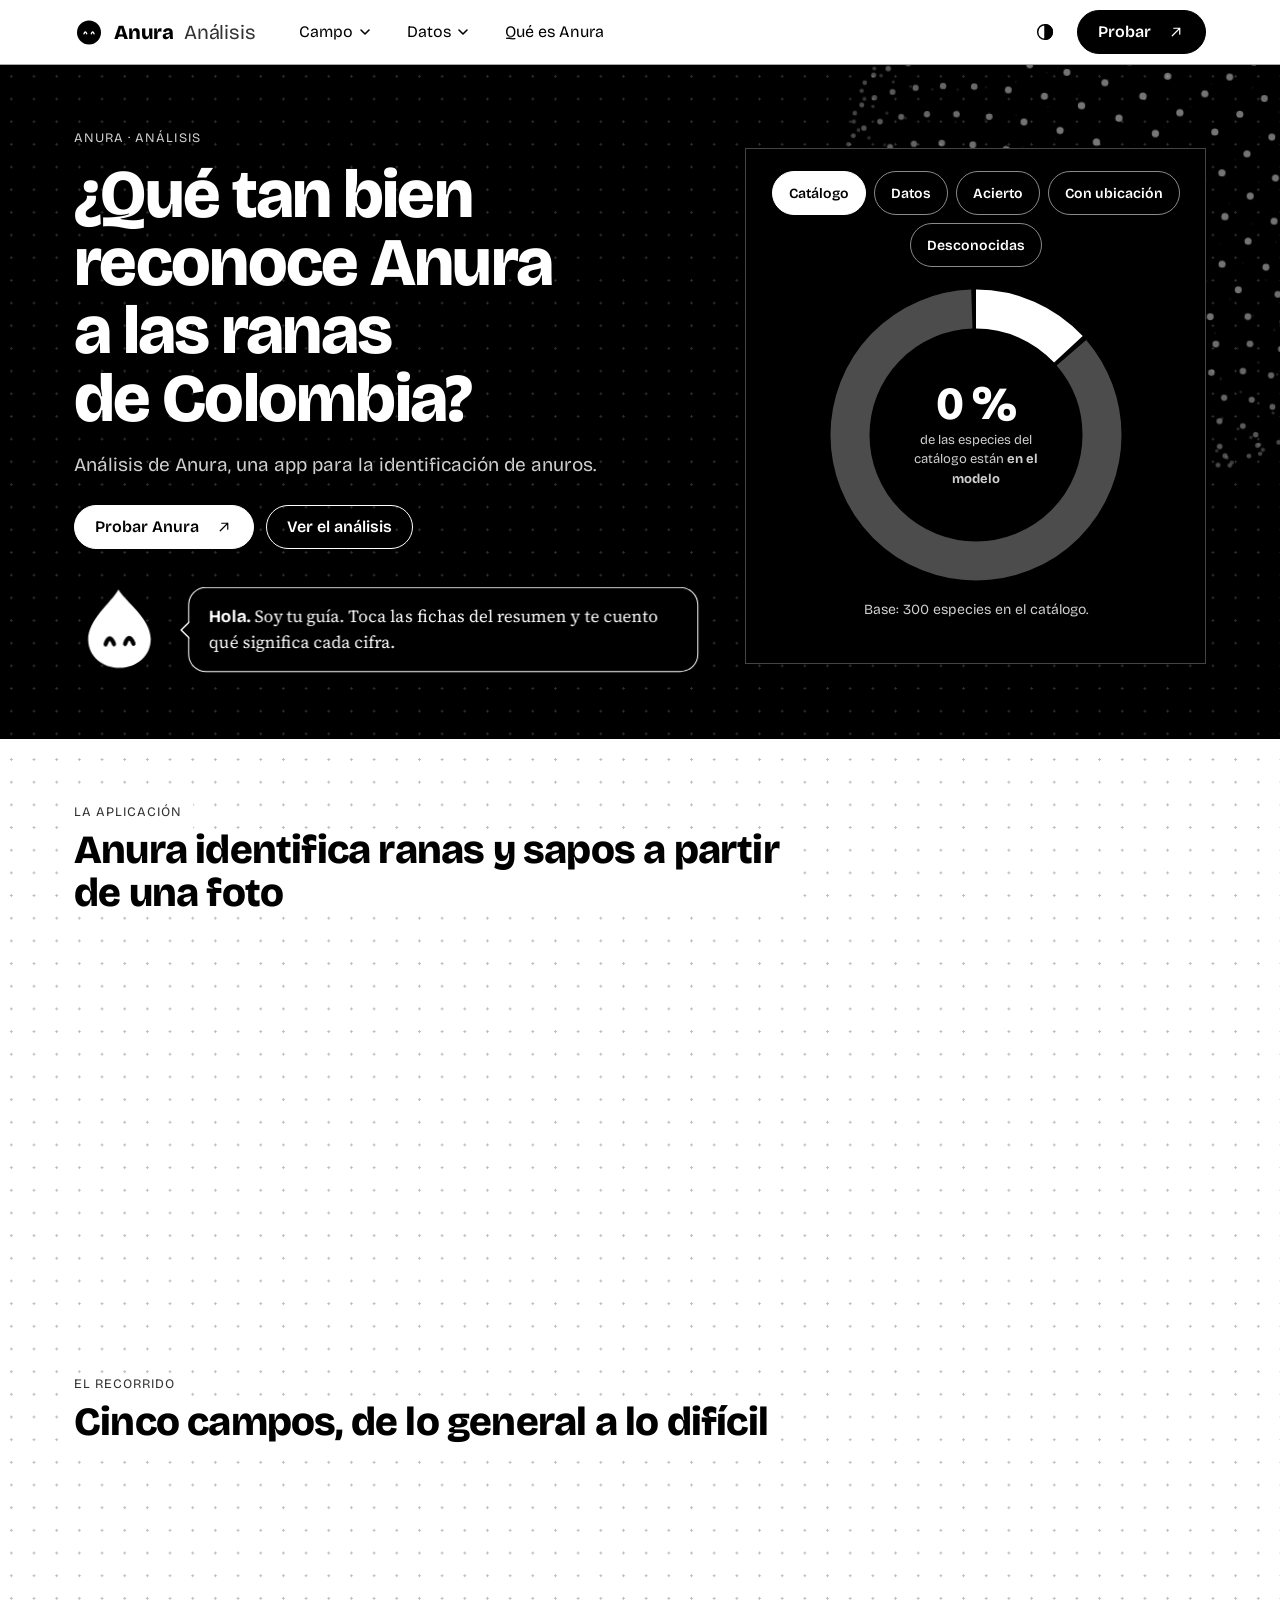
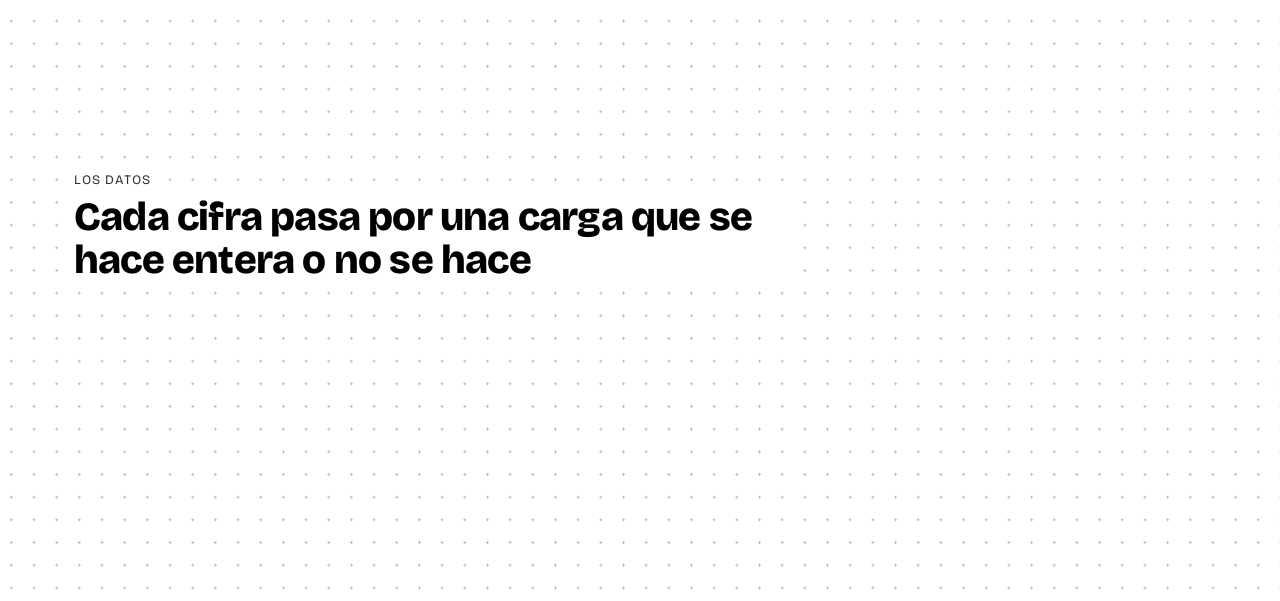
<file: index.html>
<!doctype html>
<html lang="es">
<head>
<meta charset="utf-8">
<meta http-equiv="refresh" content="0; url=home/">
<title>Anuros de Colombia</title>
<link rel="canonical" href="home/">
</head>
<body><p><a href="home/">Ir al inicio</a></p></body>
</html>
</file>
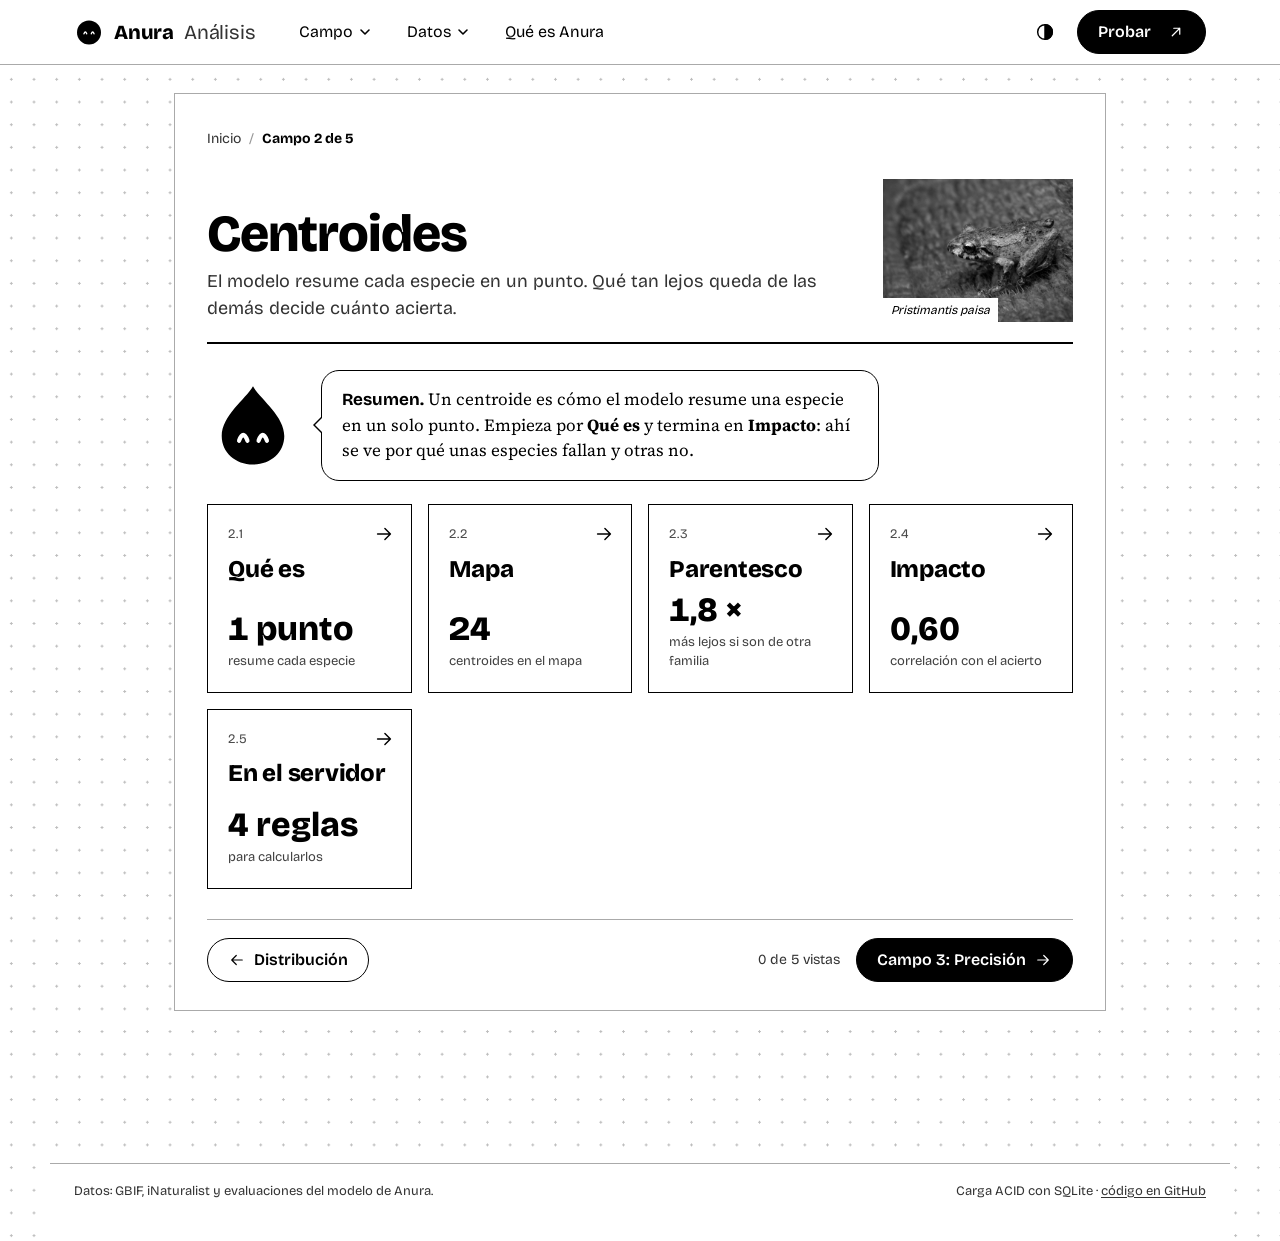
<file: centroides/index.html>
<!doctype html>
<html lang="es">
<head>
<meta charset="utf-8">
<meta name="viewport" content="width=device-width, initial-scale=1">
<title>Anura · Centroides</title>
<script>try{document.documentElement.dataset.theme=localStorage.getItem("tema")||(matchMedia("(prefers-color-scheme: dark)").matches?"tinta":"papel")}catch(e){}</script>
<link rel="stylesheet" href="../assets/tokens.css">
<link rel="stylesheet" href="../assets/ndg.css">
<link rel="stylesheet" href="../assets/app.css">
</head>
<body class="ndg-fondo-puntos">
<header class="barra" id="barra"></header>
<div class="app" id="app"></div>
<footer class="pie" id="pie"></footer>
<script src="../assets/ndg.js"></script>
<script src="../assets/app.js"></script>
<script src="modulo.js"></script>
</body>
</html>
</file>
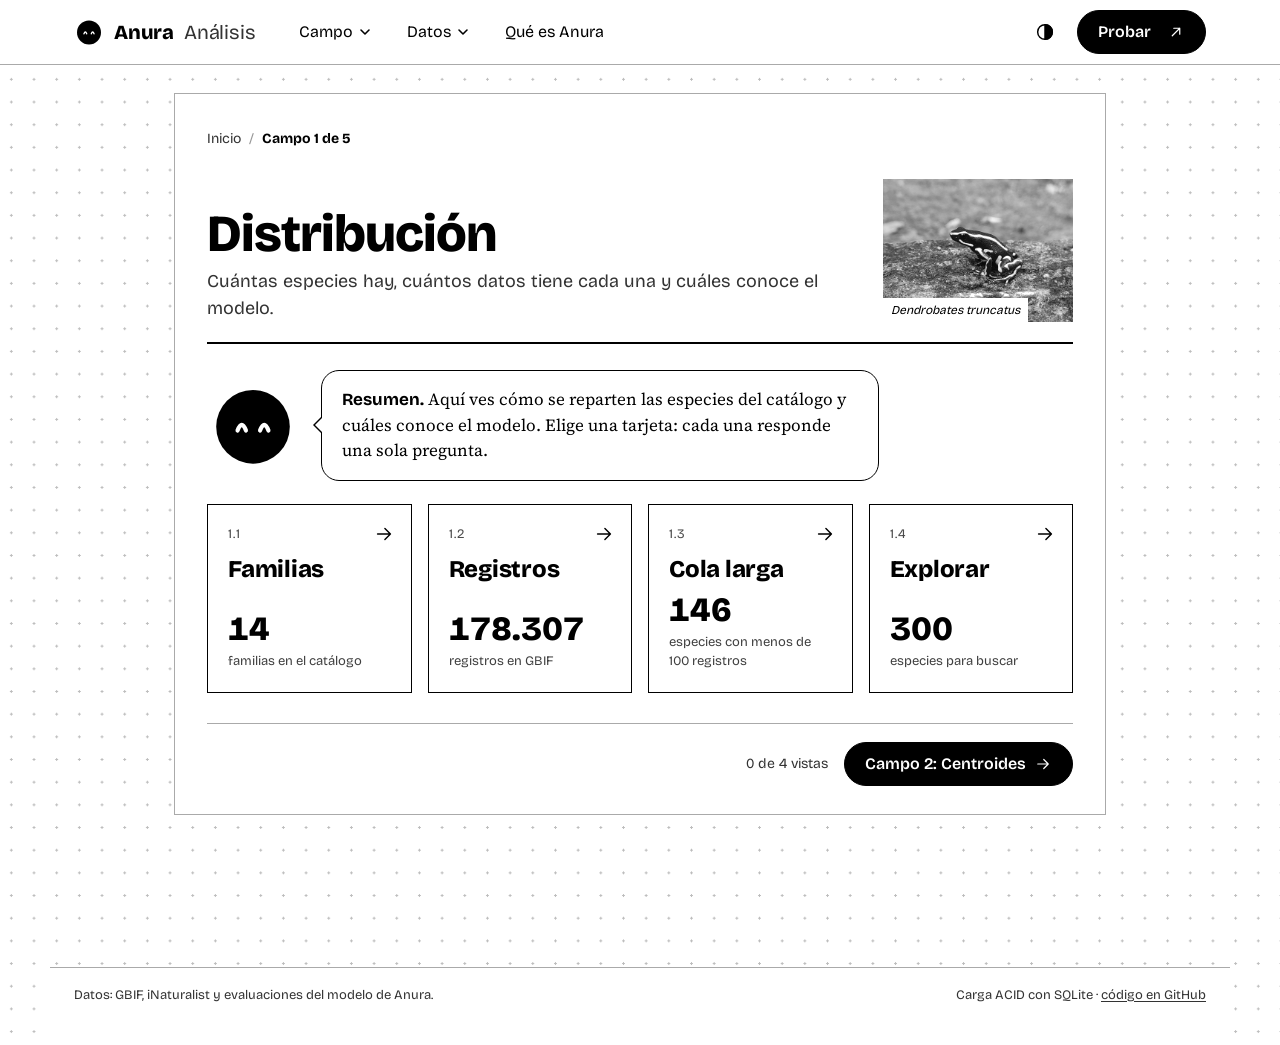
<file: distribucion/index.html>
<!doctype html>
<html lang="es">
<head>
<meta charset="utf-8">
<meta name="viewport" content="width=device-width, initial-scale=1">
<title>Anura · Distribución</title>
<script>try{document.documentElement.dataset.theme=localStorage.getItem("tema")||(matchMedia("(prefers-color-scheme: dark)").matches?"tinta":"papel")}catch(e){}</script>
<link rel="stylesheet" href="../assets/tokens.css">
<link rel="stylesheet" href="../assets/ndg.css">
<link rel="stylesheet" href="../assets/app.css">
</head>
<body class="ndg-fondo-puntos">
<header class="barra" id="barra"></header>
<div class="app" id="app"></div>
<footer class="pie" id="pie"></footer>
<script src="../assets/ndg.js"></script>
<script src="../assets/app.js"></script>
<script src="modulo.js"></script>
</body>
</html>
</file>
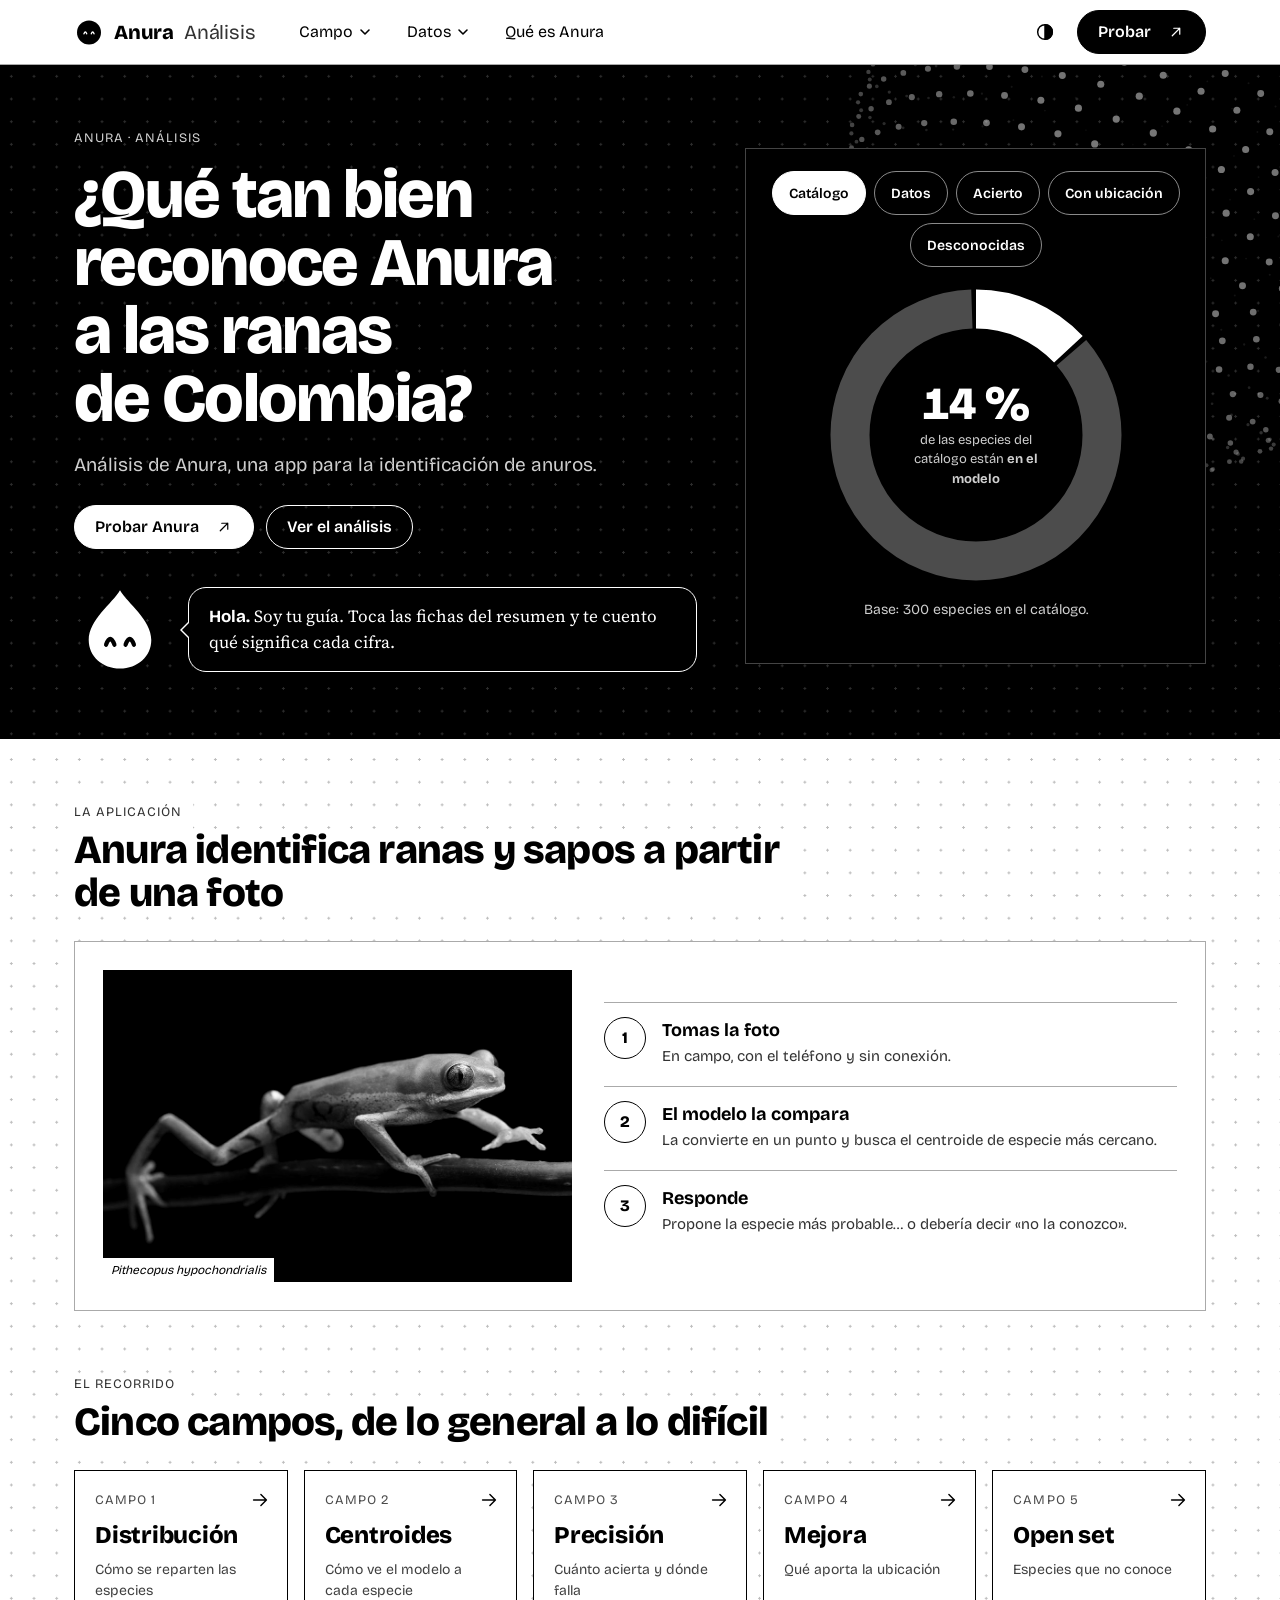
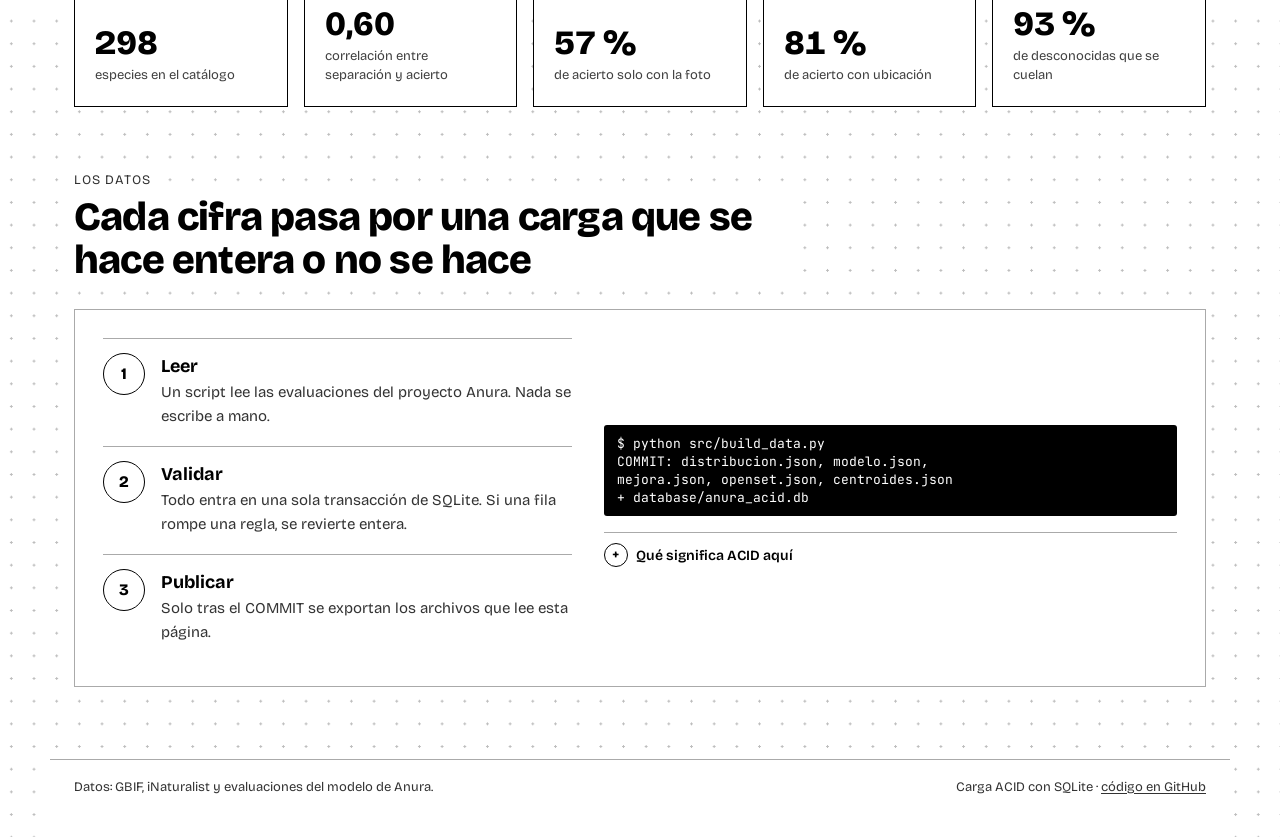
<file: home/index.html>
<!doctype html>
<html lang="es">
<head>
<meta charset="utf-8">
<meta name="viewport" content="width=device-width, initial-scale=1">
<title>Anura · Análisis</title>
<meta name="description" content="Análisis de Anura, una app para la identificación de anuros: distribución de especies, centroides, precisión del modelo y especies desconocidas.">
<script>try{document.documentElement.dataset.theme=localStorage.getItem("tema")||(matchMedia("(prefers-color-scheme: dark)").matches?"tinta":"papel")}catch(e){}</script>
<link rel="stylesheet" href="../assets/tokens.css">
<link rel="stylesheet" href="../assets/ndg.css">
<link rel="stylesheet" href="../assets/app.css">
</head>
<body class="ndg-fondo-puntos">
<header class="barra" id="barra"></header>
<main>
  <section class="heroe">
    <div class="heroe__esfera" id="esfera"></div>
    <div class="heroe__in">
      <div>
        <p class="miga">Anura · análisis</p>
        <h1>¿Qué tan bien reconoce Anura a las ranas de Colombia?</h1>
        <p class="heroe__sub">Análisis de Anura, una app para la identificación de anuros.</p>
        <div class="heroe__cta">
          <a class="btn" href="https://anura.juanlabs.me/inicio" target="_blank" rel="noopener noreferrer">Probar Anura<span class="solo-lector"> (se abre en otra pestaña)</span> <span id="ico-ir"></span></a>
          <a class="btn btn--suave" href="#recorrido">Ver el análisis</a>
        </div>
        <div class="guia" style="margin-top:34px"><div id="guia-m"></div><div class="bocadillo" id="guia-b" aria-live="polite"></div></div>
      </div>
      <div class="resumen" aria-label="Resumen">
        <div id="fichas"></div>
        <div id="dona"></div>
        <p class="resumen__l" id="base"></p>
      </div>
    </div>
  </section>
  <div id="error"></div>

  <section class="seccion" id="anura">
    <p class="miga">La aplicación</p>
    <h2>Anura identifica ranas y sapos a partir de una foto</h2>
    <div class="caja anura" data-rev>
      <figure class="foto"><img src="../assets/fotos/pithecopus-hypochondrialis.jpg" alt="Rana Pithecopus hypochondrialis caminando sobre una rama" loading="lazy"><figcaption><em>Pithecopus hypochondrialis</em></figcaption></figure>
      <ol class="tres">
        <li><div><b>Tomas la foto</b><span>En campo, con el teléfono y sin conexión.</span></div></li>
        <li><div><b>El modelo la compara</b><span>La convierte en un punto y busca el centroide de especie más cercano.</span></div></li>
        <li><div><b>Responde</b><span>Propone la especie más probable… o debería decir «no la conozco».</span></div></li>
      </ol>
    </div>
  </section>

  <section class="seccion" id="recorrido">
    <p class="miga">El recorrido</p>
    <h2>Cinco campos, de lo general a lo difícil</h2>
    <div class="ruta" id="ruta"></div>
  </section>

  <section class="seccion" id="datos">
    <p class="miga">Los datos</p>
    <h2>Cada cifra pasa por una carga que se hace entera o no se hace</h2>
    <div class="caja anura" data-rev>
      <ol class="tres">
        <li><div><b>Leer</b><span>Un script lee las evaluaciones del proyecto Anura. Nada se escribe a mano.</span></div></li>
        <li><div><b>Validar</b><span>Todo entra en una sola transacción de SQLite. Si una fila rompe una regla, se revierte entera.</span></div></li>
        <li><div><b>Publicar</b><span>Solo tras el COMMIT se exportan los archivos que lee esta página.</span></div></li>
      </ol>
      <div>
        <pre class="ndg-terminal">$ python src/build_data.py
COMMIT: distribucion.json, modelo.json,
mejora.json, openset.json, centroides.json
+ database/anura_acid.db</pre>
        <details><summary>Qué significa ACID aquí</summary>
          <p class="plomo" style="margin-top:0"><strong>Atomicidad:</strong> todo o nada. <strong>Consistencia:</strong> las reglas CHECK del esquema. <strong>Aislamiento:</strong> la carga bloquea la base mientras escribe. <strong>Durabilidad:</strong> tras el COMMIT queda en disco. La página publicada solo lee.</p>
        </details>
      </div>
    </div>
  </section>
</main>
<footer class="pie" id="pie"></footer>
<script src="../assets/ndg.js"></script>
<script src="../assets/app.js"></script>
<script>
A.marco("home");
document.getElementById("esfera").innerHTML = NotasDotGrid.esferaPuntos({ color: "#fff", n: 900 });
document.getElementById("ico-ir").outerHTML = A.ico("externo");
var guia = A.viva("#guia-m", "gota", "feliz");
A.di("#guia-b", "Hola.", "Soy tu guía. Toca las fichas del resumen y te cuento qué significa cada cifra.");

Promise.all(["distribucion", "modelo", "mejora", "openset", "centroides"].map(A.datos)).then(function (d) {
  var t = d[0].totales, m = d[1].meta, prior = d[2].prior, vis = d[3].configs[0], cen = d[4];
  var fuera = t.especies - t.especies_modelo, pct0 = function (v) { return A.pct(v, 0); };

  // resumen en dona: una proporción cada vez
  var vistas = {
    catalogo: [t.especies_modelo / t.especies, "de las especies del catálogo están <strong>en el modelo</strong>", A.num(t.especies) + " especies en el catálogo",
      "Resumen.", "El catálogo tiene " + A.num(t.especies) + " especies y el modelo conoce " + t.especies_modelo + ". Las otras " + fuera + " son su punto ciego.", "feliz"],
    datos: [t.registros_modelo / t.registros, "de los registros son de <strong>esas " + t.especies_modelo + " especies</strong>", A.num(t.registros) + " registros de GBIF",
      "¿Sabías?", "Son pocas especies, pero las más observadas: con el " + pct0(t.especies_modelo / t.especies) + " del catálogo cubren más de la mitad de los datos.", "duda"],
    acierto: [m.top1_global, "acierta <strong>a la primera</strong>, solo con la foto", A.num(m.n_test) + " fotos de prueba",
      "Ojo:", "falla sobre todo entre especies hermanas. Lo que lo explica no es el número de fotos, sino qué tan separados están sus centroides.", "alerta"],
    ubicacion: [prior.mejor.top1, "acierta con <strong>foto y ubicación</strong>", A.num(prior.cobertura.test_con_coords) + " fotos con coordenadas",
      "Para recordar.", "Saber dónde se tomó la foto es la mejora más grande medida: de " + pct0(prior.barrido[0].top1) + " a " + pct0(prior.mejor.top1) + ".", "celebra"],
    desconocidas: [vis.far, "de las especies desconocidas <strong>pasan por conocidas</strong>", A.num(vis.n_unknown) + " fotos de especies que el modelo no vio",
      "Cuidado.", "Ante una especie nueva, el modelo casi nunca dice «no la conozco». Es el problema abierto del campo 5.", "sorpresa"]
  };
  var pon = A.dona("#dona"), primera = true;
  A.fichas("#fichas", [["catalogo", "Catálogo"], ["datos", "Datos"], ["acierto", "Acierto"], ["ubicacion", "Con ubicación"], ["desconocidas", "Desconocidas"]], function (v) {
    var x = vistas[v];
    pon(x[0], "pct0", x[1]);
    document.getElementById("base").textContent = "Base: " + x[2] + ".";
    if (primera) { primera = false; return; } // la guía saluda antes de explicar la primera cifra
    A.di("#guia-b", x[3], x[4]);
    guia.pon(null, x[5]);
  });

  var claves = [
    [t.especies, "num", "especies en el catálogo"],
    [cen.spearman_separacion, "dec2", "correlación entre separación y acierto"],
    [m.top1_global, "pct0", "de acierto solo con la foto"],
    [prior.mejor.top1, "pct0", "de acierto con ubicación"],
    [vis.far, "pct0", "de desconocidas que se cuelan"]
  ];
  document.getElementById("ruta").innerHTML = A.MODULOS.map(function (mod, i) {
    return '<a class="tarjeta" data-rev style="--i:' + i + '" href="../' + mod.id + '/"><span class="tarjeta__n">Campo ' + (i + 1) + "</span><h3>" + mod.t + "</h3><p>" + mod.d +
      '</p><b data-n="' + claves[i][0] + '" data-f="' + claves[i][1] + '">0</b><small>' + claves[i][2] + "</small>" + A.ico("flecha") + "</a>";
  }).join("");
  A.revela();
}).catch(function (e) {
  document.getElementById("error").innerHTML = '<div class="seccion"><div class="error" role="alert"><strong>No se pudieron cargar los datos.</strong> ' + e.message + "</div></div>";
});
</script>
</body>
</html>
</file>
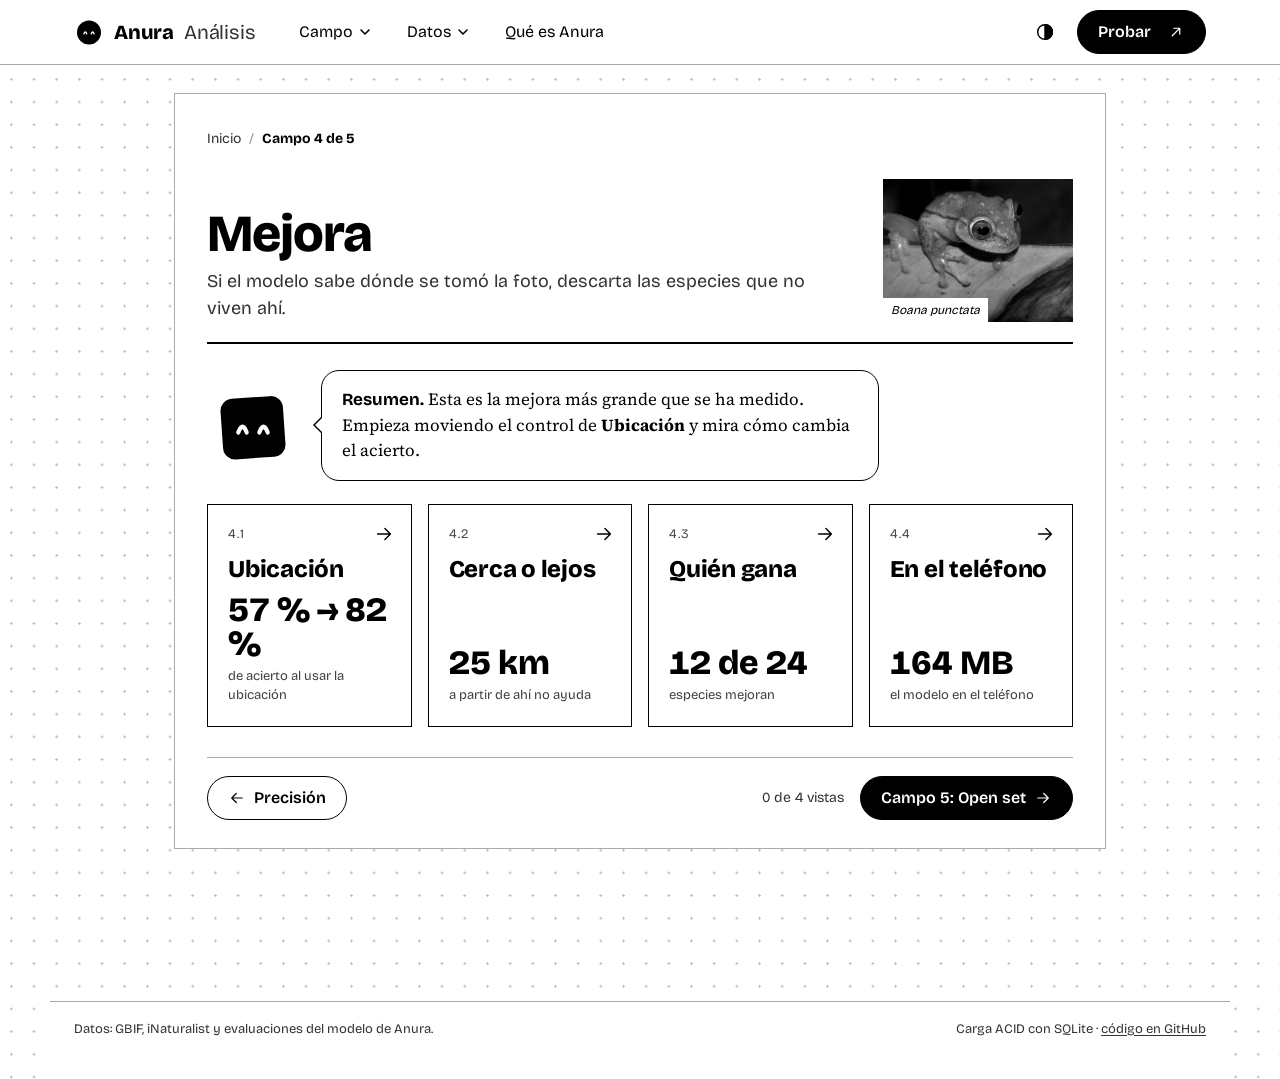
<file: mejora/index.html>
<!doctype html>
<html lang="es">
<head>
<meta charset="utf-8">
<meta name="viewport" content="width=device-width, initial-scale=1">
<title>Anura · Mejora</title>
<script>try{document.documentElement.dataset.theme=localStorage.getItem("tema")||(matchMedia("(prefers-color-scheme: dark)").matches?"tinta":"papel")}catch(e){}</script>
<link rel="stylesheet" href="../assets/tokens.css">
<link rel="stylesheet" href="../assets/ndg.css">
<link rel="stylesheet" href="../assets/app.css">
</head>
<body class="ndg-fondo-puntos">
<header class="barra" id="barra"></header>
<div class="app" id="app"></div>
<footer class="pie" id="pie"></footer>
<script src="../assets/ndg.js"></script>
<script src="../assets/app.js"></script>
<script src="modulo.js"></script>
</body>
</html>
</file>
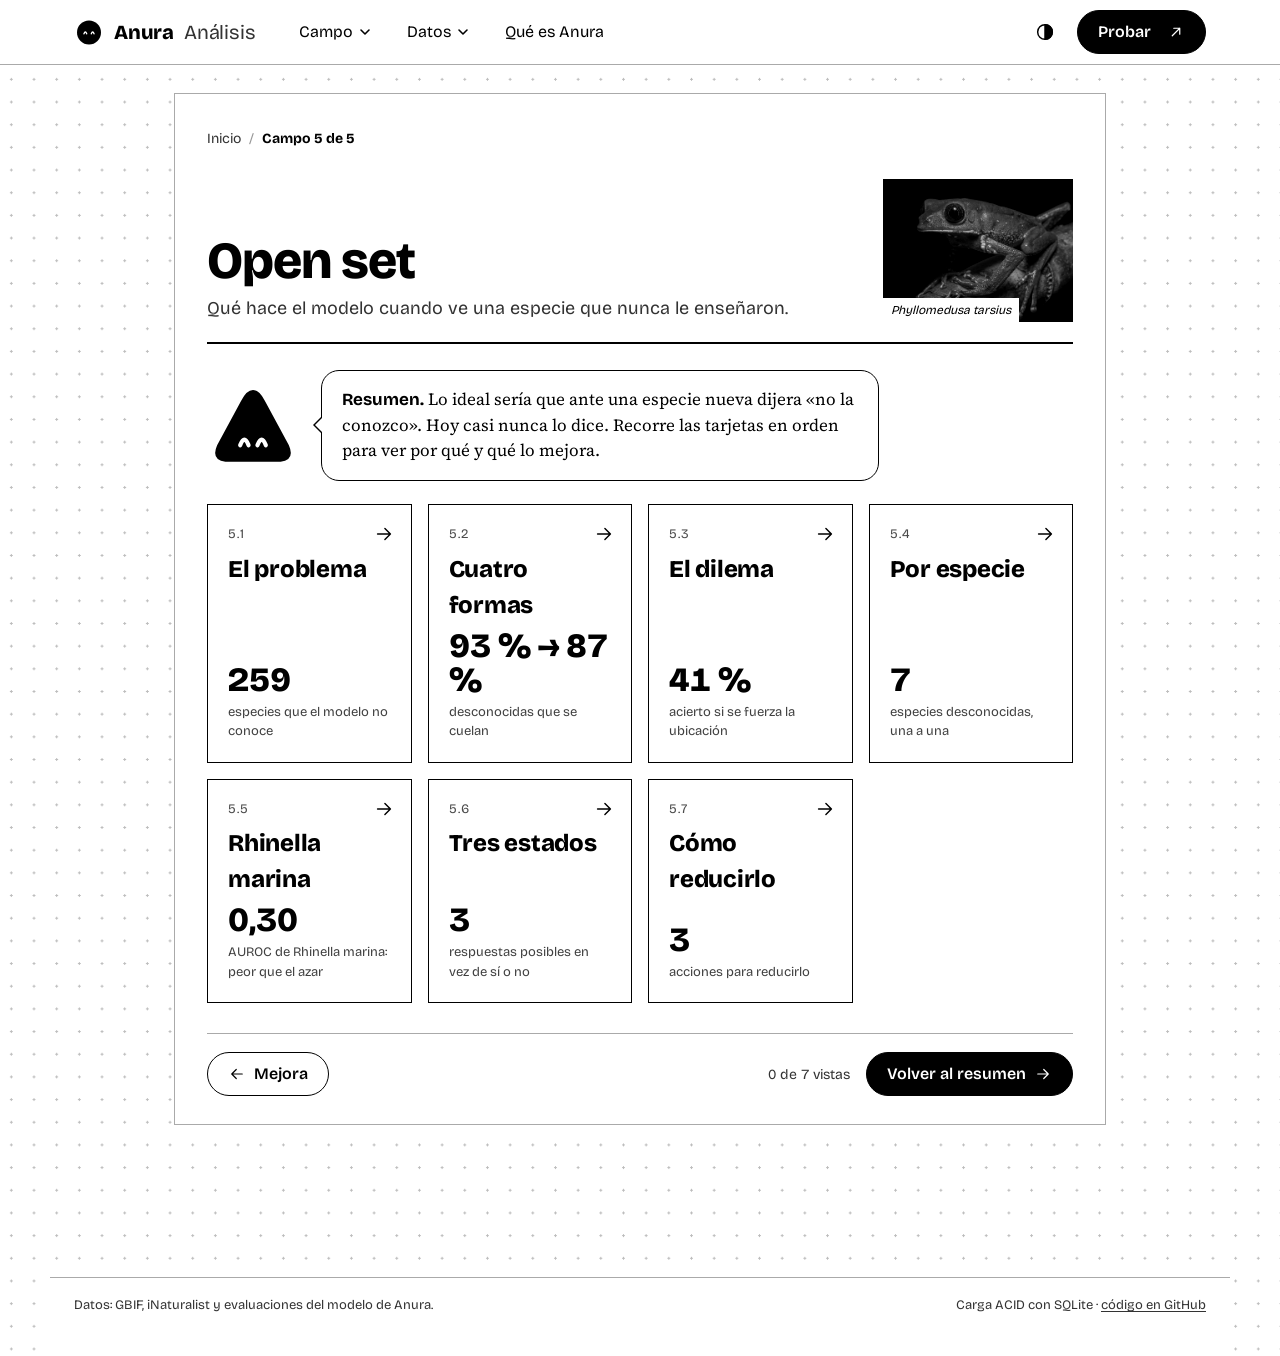
<file: openset/index.html>
<!doctype html>
<html lang="es">
<head>
<meta charset="utf-8">
<meta name="viewport" content="width=device-width, initial-scale=1">
<title>Anura · Open set</title>
<script>try{document.documentElement.dataset.theme=localStorage.getItem("tema")||(matchMedia("(prefers-color-scheme: dark)").matches?"tinta":"papel")}catch(e){}</script>
<link rel="stylesheet" href="../assets/tokens.css">
<link rel="stylesheet" href="../assets/ndg.css">
<link rel="stylesheet" href="../assets/app.css">
</head>
<body class="ndg-fondo-puntos">
<header class="barra" id="barra"></header>
<div class="app" id="app"></div>
<footer class="pie" id="pie"></footer>
<script src="../assets/ndg.js"></script>
<script src="../assets/app.js"></script>
<script src="modulo.js"></script>
</body>
</html>
</file>
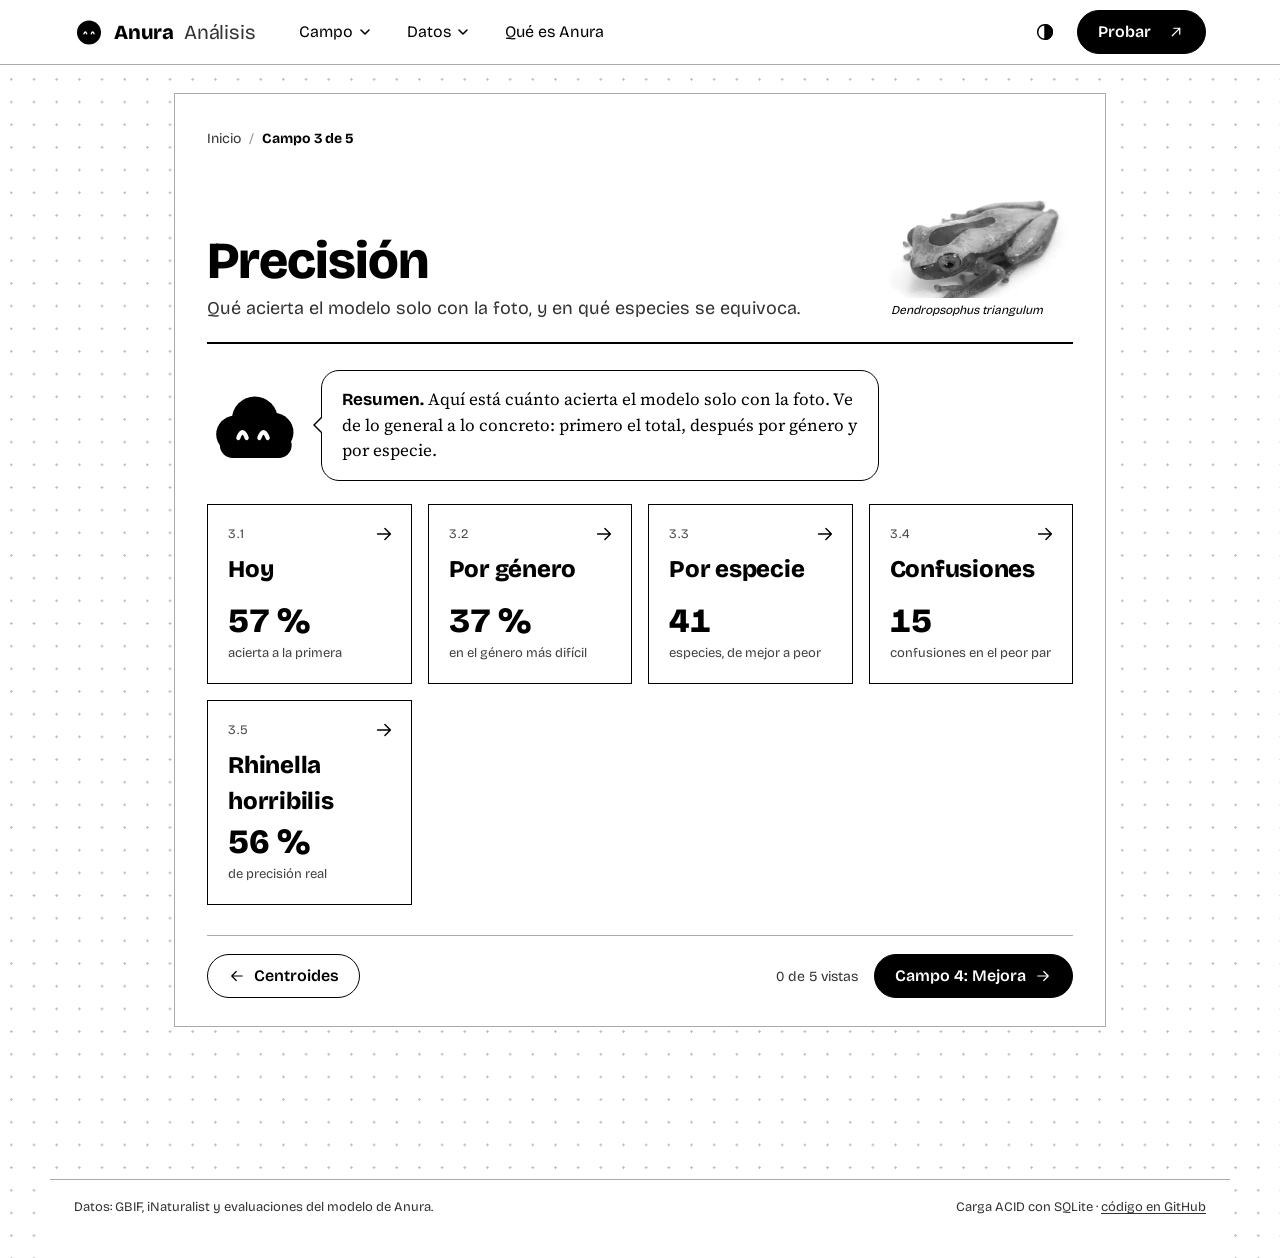
<file: precision/index.html>
<!doctype html>
<html lang="es">
<head>
<meta charset="utf-8">
<meta name="viewport" content="width=device-width, initial-scale=1">
<title>Anura · Precisión</title>
<script>try{document.documentElement.dataset.theme=localStorage.getItem("tema")||(matchMedia("(prefers-color-scheme: dark)").matches?"tinta":"papel")}catch(e){}</script>
<link rel="stylesheet" href="../assets/tokens.css">
<link rel="stylesheet" href="../assets/ndg.css">
<link rel="stylesheet" href="../assets/app.css">
</head>
<body class="ndg-fondo-puntos">
<header class="barra" id="barra"></header>
<div class="app" id="app"></div>
<footer class="pie" id="pie"></footer>
<script src="../assets/ndg.js"></script>
<script src="../assets/app.js"></script>
<script src="modulo.js"></script>
</body>
</html>
</file>
<file: assets/tokens.css>
/* Notas Dot Grid — tokens del sistema de diseño (tema Papel y tema Tinta). */
:root {
  --papel: #ffffff; --tinta: #000000; --tinta-suave: #333333; --guia: #777777;
  --linea: #aaaaaa; --punto: #bdbdbd; --codigo-fondo: #f3f3f3; --codigo-en-linea: #eeeeee;
  --inverso-fondo: var(--tinta); --inverso-texto: var(--papel);

  --font-display: "Bricolage Grotesque", "Segoe UI", Arial, sans-serif;
  --font-texto: "Source Serif 4", Georgia, "Times New Roman", serif;
  --font-mono: "JetBrains Mono", Consolas, monospace;

  --espacio-1: 4px; --espacio-2: 8px; --espacio-3: 12px; --espacio-4: 16px;
  --paso-puntos: 22.68px;
  --radio-0: 0px; --radio-codigo: 2px; --radio-terminal: 3px;
  --regla-titulo: 2px; --regla-tabla: 1.5px; --regla-fila: 0.6px; --borde-nota: 1.6px; --borde-resumen: 3px;
}
:root[data-theme="tinta"] {
  --papel: #000000; --tinta: #ffffff; --tinta-suave: #cfcfcf; --guia: #8a8a8a;
  --linea: #666666; --punto: #2c2c2c; --codigo-fondo: #161616; --codigo-en-linea: #262626;
}
</file>
<file: assets/ndg.css>
@import url("https://fonts.googleapis.com/css2?family=Bricolage+Grotesque:opsz,wght@12..96,400;12..96,600;12..96,700;12..96,800&family=Source+Serif+4:ital,opsz,wght@0,8..60,400;0,8..60,700;1,8..60,400&family=JetBrains+Mono:wght@400;600&display=swap");

/* Todo se mide en em: el contenedor fija el tamaño (.ndg-impreso para papel, .ndg-pantalla para web y diapositivas). */
.ndg-impreso { font-size: 8.8pt; }
.ndg-pantalla { font-size: 17px; }
.ndg-impreso, .ndg-pantalla {
  font-family: var(--font-texto, "Source Serif 4", Georgia, serif);
  color: var(--tinta, #000); line-height: 1.42;
}
.ndg-pantalla { line-height: 1.6; }
.ndg-pantalla p, .ndg-impreso p { margin: 0.45em 0; }

.ndg-h1, .ndg-h2, .ndg-h3, .ndg-tabla, .ndg-pie, .ndg-indice {
  font-family: var(--font-display, "Bricolage Grotesque", "Segoe UI", Arial, sans-serif);
}
.ndg-h1 { font-size: 2.61em; font-weight: 800; line-height: 1.05; letter-spacing: -0.01em; margin: 0 0 0.45em;
  padding-bottom: 0.3em; border-bottom: var(--regla-titulo, 2px) solid var(--tinta, #000); text-wrap: balance; }
.ndg-h2 { font-size: 1.27em; font-weight: 700; line-height: 1.25; margin: 1.1em 0 0.25em; }
.ndg-h3 { font-size: 1.07em; font-weight: 700; margin: 0.9em 0 0.2em; }
.ndg-pie { font-size: 0.82em; color: var(--tinta-suave, #333); }

/* Fondo: los puntos van en el margen; el texto siempre sobre papel liso. */
.ndg-fondo-puntos {
  background-color: var(--papel, #fff);
  background-image: radial-gradient(circle, var(--punto, #bdbdbd) 1px, transparent 1.3px);
  background-size: var(--paso-puntos, 22.68px) var(--paso-puntos, 22.68px);
}
.ndg-hoja { background: var(--papel, #fff); }

/* Mascota */
.ndg-mascota { display: block; width: 100%; height: auto; }

/* Nota: sin caja; solo una barra a la izquierda y la mascota. */
.ndg-nota { display: flex; gap: var(--espacio-2, 8px); align-items: flex-start; margin: 0.7em 0;
  padding-left: var(--espacio-2, 8px); border-left: var(--borde-nota, 1.6px) solid var(--tinta, #000); break-inside: avoid; }
.ndg-nota__mascota { flex: 0 0 2.5em; }
.ndg-nota__texto { flex: 1 1 auto; min-width: 0; }
.ndg-nota__texto p { margin: 0.15em 0; }
.ndg-nota--resumen { border-left-width: var(--borde-resumen, 3px); padding-left: var(--espacio-3, 12px); gap: var(--espacio-3, 12px); }
.ndg-nota--resumen .ndg-nota__mascota { flex-basis: 3.9em; }

/* Tabla: reglas horizontales, nunca verticales ni fondo. */
.ndg-tabla { border-collapse: collapse; width: 100%; font-size: 0.864em; line-height: 1.32; margin: 0.7em 0; }
.ndg-tabla th { text-align: left; font-weight: 700; padding: 0.35em 0.55em;
  border-top: var(--regla-tabla, 1.5px) solid var(--tinta, #000); border-bottom: var(--regla-tabla, 1.5px) solid var(--tinta, #000); }
.ndg-tabla td { padding: 0.35em 0.55em; vertical-align: top; border-bottom: var(--regla-fila, 0.6px) solid var(--linea, #aaa); }

/* Codigo */
.ndg-codigo-linea, .ndg-codigo, .ndg-terminal { font-family: var(--font-mono, "JetBrains Mono", Consolas, monospace); }
.ndg-codigo-linea { font-size: 0.84em; background: var(--codigo-en-linea, #eee); padding: 0 0.3em; border-radius: var(--radio-codigo, 2px); }
.ndg-codigo, .ndg-terminal { font-size: 0.82em; line-height: 1.4; margin: 0.6em 0; white-space: pre-wrap; overflow-wrap: anywhere; }
.ndg-codigo { background: var(--codigo-fondo, #f3f3f3); border-left: var(--borde-resumen, 3px) solid var(--tinta, #000); padding: 0.6em 0.9em; }
.ndg-terminal { background: var(--inverso-fondo, #000); color: var(--inverso-texto, #fff); border-radius: var(--radio-terminal, 3px); padding: 0.7em 1em; }

/* Indice */
.ndg-indice { list-style: none; margin: 0; padding: 0; }
.ndg-indice li { display: flex; align-items: baseline; gap: 0.5em; }
.ndg-indice a { color: inherit; text-decoration: none; }
.ndg-indice__guia { flex: 1 1 auto; min-width: 1em; border-bottom: 1px dotted var(--guia, #777); transform: translateY(-0.25em); }
.ndg-indice__pag { font-variant-numeric: tabular-nums; }
.ndg-indice__n1 { font-weight: 800; font-size: 1.25em; margin-top: 0.9em; }
.ndg-indice__n2 { padding-left: 1.2em; line-height: 1.5; }

/* Portada: siempre negra, en cualquier tema. --mm es la unidad (1mm al imprimir; 2px en una vista previa). */
.ndg-portada { --mm: 1mm; --pt: calc(var(--mm) * 0.3528); position: relative; overflow: hidden;
  width: calc(210 * var(--mm)); height: calc(297 * var(--mm)); background-color: #000; color: #fff;
  background-image: radial-gradient(circle, #2c2c2c calc(0.3 * var(--mm)), transparent calc(0.36 * var(--mm)));
  background-size: calc(6 * var(--mm)) calc(6 * var(--mm)); }
.ndg-portada__esfera { position: absolute; right: calc(-52 * var(--mm)); top: calc(14 * var(--mm)); width: calc(168 * var(--mm)); }
.ndg-portada__esfera svg { display: block; width: 100%; }
.ndg-portada__titulo { position: absolute; left: calc(20 * var(--mm)); right: calc(20 * var(--mm)); top: calc(150 * var(--mm));
  font-family: var(--font-display, "Bricolage Grotesque", "Segoe UI", Arial, sans-serif); }
.ndg-portada__titulo h1 { font-size: calc(50 * var(--pt)); font-weight: 800; line-height: 1; letter-spacing: -0.02em; margin: 0 0 calc(11 * var(--mm)); }
.ndg-portada__titulo p { font-size: calc(12.5 * var(--pt)); line-height: 1.45; color: #cfcfcf; max-width: calc(120 * var(--mm)); margin: 0; }

/* Diapositiva 16:9: se diseña a 960 x 540 y se escala desde fuera. */
.ndg-diapositiva { position: relative; width: 960px; height: 540px; overflow: hidden; box-sizing: border-box; }
.ndg-diapositiva--contenido { padding: 44px; }
.ndg-diapositiva--contenido .ndg-hoja { height: 100%; box-sizing: border-box; padding: 10px 14px; font-size: 26px; }
.ndg-diapositiva--portada { background-color: #000; color: #fff;
  background-image: radial-gradient(circle, #2c2c2c 1px, transparent 1.3px); background-size: 22.68px 22.68px; }
.ndg-diapositiva--portada .ndg-portada__esfera { right: -120px; top: -40px; width: 560px; }
.ndg-diapositiva--portada .ndg-portada__titulo { left: 64px; right: 64px; top: auto; bottom: 64px; }
.ndg-diapositiva--portada h1 { font-size: 76px; margin-bottom: 20px; }
.ndg-diapositiva--portada p { font-size: 22px; max-width: 560px; }
</file>
<file: assets/app.css>
/* Anura · módulo de análisis. Interfaz de aplicación sobre los tokens de Notas Dot Grid (monocromo). */
* { box-sizing: border-box; }
html { -webkit-text-size-adjust: 100%; scroll-behavior: smooth; }
body { margin: 0; min-height: 100vh; font-family: var(--font-display); font-size: 16px; line-height: 1.5; color: var(--tinta); }
a { color: inherit; text-underline-offset: 0.18em; }
button { font: inherit; color: inherit; cursor: pointer; }
h1, h2, h3, p { margin: 0; }
em { font-style: italic; }
img { max-width: 100%; display: block; }
:focus-visible { outline: 2px solid var(--tinta); outline-offset: 3px; }
.solo-lector { position: absolute; width: 1px; height: 1px; overflow: hidden; clip-path: inset(50%); white-space: nowrap; }
:root { --suave: cubic-bezier(0.2, 0.8, 0.2, 1); --rebote: cubic-bezier(0.34, 1.56, 0.64, 1); --ancho: 1180px; --barra: 64px; }

/* ---------- Botones y fichas */
.btn { display: inline-flex; align-items: center; gap: 8px; min-height: 44px; padding: 0 20px; border-radius: 999px; border: 1.6px solid var(--tinta);
  background: var(--tinta); color: var(--papel); font-weight: 600; text-decoration: none; white-space: nowrap; transition: transform 0.18s var(--suave), background 0.18s, color 0.18s; }
.btn:hover { transform: translateY(-2px); }
.btn:active { transform: translateY(0) scale(0.98); }
.btn--suave { background: transparent; color: var(--tinta); }
.btn--suave:hover { background: var(--tinta); color: var(--papel); }
.btn[disabled] { opacity: 0.35; pointer-events: none; }
.btn svg { width: 18px; height: 18px; }
.chips { display: flex; gap: 8px; flex-wrap: wrap; }
.chip { min-height: 44px; padding: 0 16px; border-radius: 999px; border: 1.6px solid var(--guia); background: var(--papel); font-weight: 600; font-size: 14px;
  transition: border-color 0.18s, background 0.18s, color 0.18s; white-space: nowrap; }
.chip:hover { border-color: var(--tinta); }
.chip[aria-selected="true"], .chip[aria-pressed="true"] { background: var(--tinta); color: var(--papel); border-color: var(--tinta); }

/* ---------- Barra superior con menú desplegable */
.barra { position: sticky; top: 0; z-index: 30; background: var(--papel); border-bottom: 1px solid var(--linea); }
.barra__in { max-width: var(--ancho); margin: 0 auto; height: var(--barra); padding: 0 24px; display: flex; align-items: center; gap: 28px; }
.marca { display: inline-flex; align-items: center; gap: 10px; font-weight: 800; font-size: 20px; letter-spacing: -0.01em; text-decoration: none; }
.marca__m { width: 30px; height: 30px; }
.marca small { font-weight: 400; font-size: 20px; color: var(--tinta-suave); }
.menu { display: flex; align-items: center; gap: 4px; margin-right: auto; }
.menu > a, .menu__b { display: inline-flex; align-items: center; gap: 6px; height: 40px; padding: 0 16px; border: 0; border-radius: 999px; background: none;
  font-size: 16px; text-decoration: none; transition: background 0.18s; }
.menu > a:hover, .menu__b:hover, .menu__b[aria-expanded="true"] { background: var(--codigo-en-linea); }
.menu__b svg { width: 12px; height: 12px; transition: transform 0.25s var(--suave); }
.menu__b[aria-expanded="true"] svg { transform: rotate(180deg); }
.mega { position: absolute; left: 0; right: 0; top: 100%; background: var(--papel); border-bottom: 1px solid var(--linea); border-radius: 0 0 28px 28px;
  box-shadow: 0 30px 40px -30px rgba(0, 0, 0, 0.35); opacity: 0; visibility: hidden; transform: translateY(-10px);
  transition: opacity 0.22s var(--suave), transform 0.28s var(--suave), visibility 0s 0.28s; }
.mega.abierto { opacity: 1; visibility: visible; transform: none; transition-delay: 0s; }
.mega__in { max-width: var(--ancho); margin: 0 auto; padding: 44px 24px 48px; display: grid; grid-template-columns: minmax(240px, 1fr) minmax(0, 2fr); gap: 48px; }
.mega__t { font-size: 30px; font-weight: 800; line-height: 1.08; letter-spacing: -0.02em; margin-bottom: 22px; max-width: 12em; }
.mega__lista { list-style: none; margin: 0; padding: 0 0 0 40px; border-left: 1px solid var(--linea); display: grid; grid-template-columns: repeat(auto-fill, minmax(240px, 1fr)); gap: 4px 20px; align-content: start; }
.mega__lista small { display: block; grid-column: 1 / -1; font-size: 15px; color: var(--tinta-suave); margin-bottom: 8px; }
.mega__lista a { display: grid; grid-template-columns: 26px 1fr; gap: 2px 12px; align-items: center; padding: 9px 10px; border-radius: 10px; text-decoration: none; transition: background 0.15s, transform 0.2s var(--suave); }
.mega__lista a:hover { background: var(--codigo-en-linea); transform: translateX(4px); }
.mega__lista svg { width: 22px; height: 22px; grid-row: span 2; }
.mega__lista b { font-size: 19px; font-weight: 500; }
.mega__lista span { font-size: 13px; color: var(--tinta-suave); }
.mega.abierto .mega__lista li { animation: entra 0.4s var(--suave) both; animation-delay: calc(var(--i) * 45ms + 60ms); }
.barra__der { display: flex; align-items: center; gap: 10px; }
.icono-b { width: 44px; height: 44px; display: inline-grid; place-items: center; border: 0; border-radius: 50%; background: none; transition: background 0.18s; }
.icono-b:hover { background: var(--codigo-en-linea); }
.icono-b svg { width: 22px; height: 22px; }
.hamb { display: none; }
.hamb span { display: block; width: 22px; height: 2px; background: var(--tinta); margin: 5px auto; transition: transform 0.25s var(--suave), opacity 0.2s; }
.hamb[aria-expanded="true"] span:nth-child(1) { transform: translateY(7px) rotate(45deg); }
.hamb[aria-expanded="true"] span:nth-child(2) { opacity: 0; }
.hamb[aria-expanded="true"] span:nth-child(3) { transform: translateY(-7px) rotate(-45deg); }
.cajon { position: fixed; inset: var(--barra) 0 0 0; z-index: 29; background: var(--papel); padding: 20px 24px 40px; overflow-y: auto;
  transform: translateX(100%); visibility: hidden; transition: transform 0.3s var(--suave), visibility 0s 0.3s; }
.cajon.abierto { transform: none; visibility: visible; transition-delay: 0s; }

/* ---------- Menú del cajón (móvil) */
.arbol { list-style: none; margin: 0; padding: 0; }
.arbol a { display: flex; align-items: center; gap: 12px; min-height: 52px; padding: 0 8px; border-bottom: 1px solid var(--linea); text-decoration: none; font-size: 19px; font-weight: 600; }
.arbol b { flex: 0 0 28px; height: 28px; display: grid; place-items: center; border: 1.6px solid var(--tinta); border-radius: 50%; font-size: 13px; }
.arbol .actual b { background: var(--tinta); color: var(--papel); }

/* ---------- Estructura de un módulo: se entra en profundidad, sin columna lateral */
.app { max-width: 980px; margin: 0 auto; padding: 28px 24px 80px; }
.lienzo { min-width: 0; background: var(--papel); border: 1px solid var(--linea); padding: 22px 32px 28px; }
.migas { display: flex; flex-wrap: wrap; align-items: center; gap: 8px; font-size: 14px; color: var(--tinta-suave); margin-bottom: 18px; }
.migas a { text-decoration: none; padding: 12px 0; }
.migas a:hover { text-decoration: underline; color: var(--tinta); }
.migas i { font-style: normal; opacity: 0.5; }
.migas [aria-current] { color: var(--tinta); font-weight: 700; }
.cabeza { display: grid; grid-template-columns: minmax(0, 1fr) 190px; gap: 24px; align-items: end; padding-bottom: 20px; border-bottom: var(--regla-titulo) solid var(--tinta); }
.miga { font-size: 13px; letter-spacing: 0.08em; text-transform: uppercase; color: var(--tinta-suave); }
.cabeza h1 { font-size: clamp(34px, 5vw, 52px); font-weight: 800; line-height: 1; letter-spacing: -0.02em; margin: 0 0 8px; }
.bajada { font-size: 18px; color: var(--tinta-suave); max-width: 34em; }
.en-paso .cabeza { position: absolute; width: 1px; height: 1px; overflow: hidden; clip-path: inset(50%); }
.foto { margin: 0; position: relative; overflow: hidden; aspect-ratio: 4 / 3; background: var(--codigo-fondo); }
.foto img { width: 100%; height: 100%; object-fit: cover; filter: grayscale(1) contrast(1.08); transition: filter 0.5s, transform 0.8s var(--suave); }
.foto:hover img { filter: none; transform: scale(1.05); }
.foto figcaption { position: absolute; left: 0; bottom: 0; padding: 3px 8px; background: var(--papel); font-size: 12px; }

/* ---------- La guía: mascota viva con bocadillo */
.guia { display: grid; grid-template-columns: 92px minmax(0, 1fr); gap: 22px; align-items: center; margin: 26px 0 8px; }
.mascota { display: block; width: 100%; animation: flota 3.6s ease-in-out infinite; transform-origin: 50% 90%; }
.mascota.salta { animation: salta 0.55s var(--rebote); }
.mascota svg { display: block; width: 100%; height: auto; overflow: visible; }
.bocadillo { position: relative; padding: 16px 20px; border: 1.6px solid var(--tinta); border-radius: 18px; background: var(--papel);
  font-family: var(--font-texto); font-size: 17px; line-height: 1.5; max-width: 62ch; transform-origin: 0 50%; }
.bocadillo::before, .bocadillo::after { content: ""; position: absolute; top: 50%; right: 100%; margin-top: -9px; border: 9px solid transparent; border-right-color: var(--tinta); border-left: 0; }
.bocadillo::after { margin-right: -2.4px; border-right-color: var(--papel); }
.bocadillo.pop { animation: pop 0.45s var(--rebote) both; }
.bocadillo strong:first-child { font-family: var(--font-display); }
.bocadillo a { font-weight: 700; }

/* ---------- Panel de un paso */
.panel { padding-top: 16px; outline: none; }
.panel.entra, .titulo.entra { animation: entra 0.45s var(--suave) both; }
.titulo h2 { font-size: 26px; font-weight: 800; letter-spacing: -0.01em; line-height: 1.15; }
.titulo h2 small { font-weight: 400; color: var(--tinta-suave); margin-right: 8px; font-size: 1em; }
.plomo { color: var(--tinta-suave); margin: 6px 0 0; max-width: 60ch; }
.en-paso .guia { margin-top: 18px; }
.avance { display: flex; align-items: center; gap: 16px; margin-top: 30px; padding-top: 18px; border-top: 1px solid var(--linea); }
.avance__barra { flex: 1 1 auto; height: 4px; background: var(--codigo-en-linea); }
.avance__barra i { display: block; height: 100%; background: var(--tinta); transition: width 0.5s var(--suave); }
.avance__n { font-size: 14px; color: var(--tinta-suave); font-variant-numeric: tabular-nums; white-space: nowrap; }
.dos { display: grid; grid-template-columns: repeat(auto-fit, minmax(260px, 1fr)); gap: 28px; align-items: center; }
details { margin-top: 16px; border-top: 1px solid var(--linea); }
summary { min-height: 44px; display: flex; align-items: center; gap: 8px; font-weight: 600; font-size: 14px; cursor: pointer; list-style: none; }
summary::-webkit-details-marker { display: none; }
summary::before { content: "+"; display: inline-grid; place-items: center; width: 22px; height: 22px; border: 1.6px solid var(--tinta); border-radius: 50%; font-weight: 700; line-height: 1; }
details[open] summary::before { content: "–"; }

/* ---------- Cifras */
.cifras { display: grid; grid-template-columns: repeat(auto-fit, minmax(150px, 1fr)); gap: 20px 26px; margin: 4px 0 20px; }
.cifra { border-top: var(--regla-titulo) solid var(--tinta); padding-top: 8px; }
.cifra b { display: block; font-size: 42px; font-weight: 800; line-height: 1.05; letter-spacing: -0.02em; font-variant-numeric: tabular-nums; }
.cifra span { display: block; font-size: 14px; line-height: 1.35; color: var(--tinta-suave); }
.acciones { display: grid; grid-template-columns: repeat(auto-fit, minmax(210px, 1fr)); gap: 16px; }
.accion { border: 1.6px solid var(--tinta); padding: 18px; animation: entra 0.5s var(--suave) both; animation-delay: calc(var(--i) * 90ms); }
.accion b { display: block; font-size: 34px; font-weight: 800; line-height: 1; margin-bottom: 8px; }
.accion h3 { font-size: 18px; font-weight: 700; margin-bottom: 4px; }
.accion p { font-size: 14px; color: var(--tinta-suave); }

/* ---------- Gráficos: negro, gris y trama */
.g { margin: 6px 0 0; }
.g__pie { font-size: 13px; color: var(--tinta-suave); margin-top: 10px; }
.leyenda { display: flex; flex-wrap: wrap; gap: 4px 18px; font-size: 13px; margin: 0 0 10px; }
.leyenda span { display: inline-flex; align-items: center; gap: 6px; }
.leyenda i { width: 14px; height: 10px; }
.r-tinta { background: var(--tinta); }
.r-gris { background: var(--guia); }
.r-trama { background: repeating-linear-gradient(45deg, var(--tinta) 0 1.5px, transparent 1.5px 5px); outline: 1px solid var(--tinta); outline-offset: -1px; }
.r-hueco { background: var(--papel); outline: 2px solid var(--tinta); outline-offset: -2px; }
.filas { font-size: 14px; }
.fila { display: grid; grid-template-columns: minmax(110px, 34%) 1fr 5.2em; gap: 10px; align-items: center; padding: 4px 0; animation: entra 0.4s var(--suave) both; animation-delay: calc(var(--i) * 28ms); }
.fila:hover .fila__et { text-decoration: underline; }
.fila__et { overflow: hidden; text-overflow: ellipsis; white-space: nowrap; }
.fila__v { text-align: right; font-variant-numeric: tabular-nums; white-space: nowrap; }
.fila--ancha { grid-template-columns: minmax(110px, 34%) 1fr 9em; }
.pista { position: relative; display: flex; gap: 2px; height: 14px; transform-origin: 0 50%; animation: crece 0.7s var(--suave) both; animation-delay: calc(var(--i) * 28ms + 80ms); }
.pista i { height: 100%; }
.pista--eje { background: linear-gradient(var(--linea), var(--linea)) left center / 100% 1px no-repeat; animation: none; }
.marca-p { position: absolute; top: 50%; width: 13px; height: 13px; margin: -6.5px 0 0 -6.5px; border-radius: 50%; animation: punto 0.4s var(--rebote) both; animation-delay: calc(var(--i) * 28ms + 260ms); }
.marca-p--b { background: var(--tinta); box-shadow: 0 0 0 2px var(--papel); }
.marca-p--a { background: var(--papel); border: 2px solid var(--tinta); animation-delay: calc(var(--i) * 28ms + 120ms); }
.tramo { position: absolute; top: 50%; height: 2px; margin-top: -1px; background: var(--tinta); transform-origin: 0 50%; animation: crece 0.5s var(--suave) both; animation-delay: calc(var(--i) * 28ms + 160ms); }
.tramo--ic { height: 6px; margin-top: -3px; background: var(--guia); }
.ref { position: absolute; top: -3px; bottom: -3px; width: 0; border-left: 1px dashed var(--tinta); }
.escala { position: relative; height: 1.4em; color: var(--tinta-suave); font-size: 12px; }
.escala span { position: absolute; transform: translateX(-50%); white-space: nowrap; }
.escala span:first-child { transform: none; }
.escala span:last-child { transform: translateX(-100%); }
.fila--escala { animation: none; }

.svg { display: block; width: 100%; height: auto; overflow: visible; }
.svg text { fill: var(--tinta-suave); font-size: 12px; font-family: var(--font-display); }
.svg .rejilla { stroke: var(--linea); stroke-width: 0.6; }
.svg .eje { stroke: var(--tinta); stroke-width: 1; }
.svg .series { animation: barrido 1s var(--suave) both; }
.svg .serie { fill: none; stroke: var(--tinta); stroke-width: 2; stroke-linejoin: round; stroke-linecap: round; }
.svg .serie--b { stroke: var(--guia); stroke-dasharray: 6 4; }
.svg .p { fill: var(--tinta); stroke: var(--papel); stroke-width: 2; transform-box: fill-box; transform-origin: center; animation: punto 0.45s var(--rebote) both; animation-delay: calc(var(--i) * 22ms + 150ms); transition: r 0.2s; }
.svg .p--b { fill: var(--papel); stroke: var(--guia); }
.svg .p--hueco { fill: var(--papel); stroke: var(--tinta); }
.svg .p--foco { r: 8px; stroke: var(--tinta); stroke-width: 3; fill: var(--papel); }
.svg .diana { fill: transparent; stroke: none; }
.svg .diana.clic { cursor: pointer; }
.svg .rotulo { fill: var(--tinta); font-weight: 700; }
.svg .enlace { stroke: var(--tinta); stroke-width: 1.6; stroke-dasharray: 4 3; }
.sin-anim * { animation: none !important; }

/* Dona */
.dona { position: relative; width: 100%; max-width: 300px; margin: 0 auto; }
.dona svg { display: block; width: 100%; transform: rotate(-90deg); }
.dona circle { fill: none; stroke-width: 13; transition: stroke-dasharray 0.8s var(--suave), stroke-dashoffset 0.8s var(--suave); }
.dona .d-a { stroke: var(--tinta); }
.dona .d-b { stroke: var(--guia); opacity: 0.55; }
.dona__c { position: absolute; inset: 0; display: grid; place-content: center; text-align: center; }
.dona__c b { font-size: 46px; font-weight: 800; line-height: 1; letter-spacing: -0.02em; font-variant-numeric: tabular-nums; }
.dona__c span { font-size: 13px; color: var(--tinta-suave); max-width: 11em; margin-top: 4px; }

.tip { position: fixed; z-index: 50; pointer-events: none; max-width: 280px; padding: 6px 10px; background: var(--inverso-fondo); color: var(--inverso-texto); font-size: 13px; line-height: 1.35; border-radius: 6px; }
.tip[hidden] { display: none; }

/* Tablas, filtros y control deslizante */
.tabla-caja { overflow-x: auto; }
.ndg-tabla { font-size: 14px; }
.ndg-tabla .n { text-align: right; font-variant-numeric: tabular-nums; white-space: nowrap; }
.ndg-tabla tbody tr { transition: background 0.15s; }
.ndg-tabla tbody tr:hover { background: var(--codigo-fondo); }
.campo { display: grid; gap: 6px; margin-bottom: 12px; font-weight: 600; font-size: 14px; }
.filtro { font: inherit; font-weight: 400; font-size: 16px; width: min(100%, 340px); min-height: 44px; padding: 0 14px; color: inherit; background: var(--papel); border: 1.6px solid var(--tinta); border-radius: 999px; }
.desliza { display: grid; gap: 8px; margin: 4px 0 18px; font-weight: 600; }
.desliza input { width: 100%; height: 32px; accent-color: var(--tinta); cursor: pointer; }
.desliza__m { display: flex; justify-content: space-between; font-size: 12px; font-weight: 400; color: var(--tinta-suave); }
.ndg-terminal { font-size: 13px; overflow-x: auto; }
.error { padding: 14px 16px; border: 1.6px solid var(--tinta); margin-top: 18px; }

/* ---------- Inicio */
.heroe { --tinta: #fff; --papel: #000; --tinta-suave: #cfcfcf; --guia: #8a8a8a; --linea: #444; --codigo-en-linea: #1f1f1f; position: relative; overflow: hidden; background-color: #000; color: #fff;
  background-image: radial-gradient(circle, #2c2c2c 1px, transparent 1.3px); background-size: var(--paso-puntos) var(--paso-puntos); }
.heroe__esfera { position: absolute; right: -180px; top: -200px; width: 640px; opacity: 0.55; animation: gira 120s linear infinite; }
.heroe__esfera svg { display: block; width: 100%; }
.heroe__in { position: relative; max-width: var(--ancho); margin: 0 auto; padding: 64px 24px 56px; display: grid; grid-template-columns: minmax(0, 1.15fr) minmax(280px, 0.85fr); gap: 48px; align-items: center; }
.heroe .miga { color: #cfcfcf; }
.heroe h1 { font-size: clamp(38px, 6vw, 68px); font-weight: 800; line-height: 1; letter-spacing: -0.025em; margin: 12px 0 18px; text-wrap: balance; }
.heroe__sub { font-size: 19px; color: #cfcfcf; max-width: 30em; margin-bottom: 26px; }
.heroe__cta { display: flex; gap: 12px; flex-wrap: wrap; }
.resumen { background: #000; border: 1px solid #444; padding: 22px; }
.resumen .chips { justify-content: center; margin-bottom: 18px; }
.resumen__l { text-align: center; font-size: 14px; color: #cfcfcf; min-height: 3em; margin-top: 14px; }
.seccion { max-width: var(--ancho); margin: 0 auto; padding: 64px 24px 0; }
.seccion { scroll-margin-top: var(--barra); }
.seccion > .miga, .seccion > h2 { width: fit-content; background: var(--papel); padding-right: 10px; }
.seccion > .miga { padding-bottom: 6px; }
.seccion h2 { font-size: clamp(28px, 4vw, 40px); font-weight: 800; letter-spacing: -0.02em; line-height: 1.08; margin-bottom: 26px; max-width: 18em; }
.caja { background: var(--papel); border: 1px solid var(--linea); padding: 28px; }
.anura { display: grid; grid-template-columns: minmax(0, 0.9fr) minmax(0, 1.1fr); gap: 32px; align-items: center; }
.anura .foto { aspect-ratio: 3 / 2; }
.tres { list-style: none; margin: 0; padding: 0; display: grid; gap: 4px; counter-reset: paso; }
.tres li { counter-increment: paso; display: grid; grid-template-columns: 44px 1fr; gap: 14px; padding: 14px 0; border-top: 1px solid var(--linea); }
.tres li::before { content: counter(paso); width: 40px; height: 40px; display: grid; place-items: center; border: 1.6px solid var(--tinta); border-radius: 50%; font-weight: 800; }
.tres b { display: block; font-size: 18px; }
.tres span { color: var(--tinta-suave); font-size: 15px; }
.ruta { display: grid; grid-template-columns: repeat(auto-fit, minmax(180px, 1fr)); gap: 16px; }
.tarjeta { position: relative; display: flex; flex-direction: column; gap: 6px; min-height: 210px; padding: 20px; background: var(--papel); border: 1.6px solid var(--tinta); text-decoration: none;
  transition: transform 0.25s var(--suave), background 0.25s, color 0.25s; }
.tarjeta:hover { transform: translateY(-6px); background: var(--tinta); color: var(--papel); }
.tarjeta__n { font-size: 13px; letter-spacing: 0.08em; text-transform: uppercase; opacity: 0.7; }
.tarjeta h3 { font-size: 24px; font-weight: 800; letter-spacing: -0.01em; }
.tarjeta p { font-size: 14px; opacity: 0.75; }
.tarjeta b { margin-top: auto; font-size: 34px; font-weight: 800; line-height: 1; font-variant-numeric: tabular-nums; }
.tarjeta small { font-size: 13px; opacity: 0.75; }
.tarjeta.vista { border-style: dashed; }
.panel .tarjeta { min-height: 180px; animation: entra 0.5s var(--suave) both; animation-delay: calc(var(--i) * 70ms); }
.tarjeta svg { position: absolute; right: 16px; top: 18px; width: 22px; height: 22px; transition: transform 0.25s var(--suave); }
.tarjeta:hover svg { transform: translateX(5px); }
[data-rev] { opacity: 0; }
[data-rev].visto { opacity: 1; animation: entra 0.7s var(--suave) both; animation-delay: calc(var(--i, 0) * 80ms); }
.pie { max-width: var(--ancho); margin: 72px auto 0; padding: 18px 24px 40px; border-top: 1px solid var(--linea); display: flex; flex-wrap: wrap; gap: 6px 24px; justify-content: space-between; font-size: 13px; color: var(--tinta-suave); background: var(--papel); }

/* ---------- Movimiento */
@keyframes entra { from { opacity: 0; transform: translateY(14px); } }
@keyframes crece { from { transform: scaleX(0); } }
@keyframes punto { from { opacity: 0; transform: scale(0); } }
@keyframes barrido { from { clip-path: inset(-10px 100% -10px 0); } to { clip-path: inset(-10px -120px -10px 0); } }
@keyframes pop { from { opacity: 0; transform: scale(0.85) translateX(-8px); } }
@keyframes flota { 0%, 100% { transform: translateY(0) rotate(-1.5deg); } 50% { transform: translateY(-7px) rotate(1.5deg); } }
@keyframes salta { 0% { transform: translateY(0) scale(1, 1); } 30% { transform: translateY(-20px) scale(0.94, 1.08); } 60% { transform: translateY(0) scale(1.08, 0.92); } 100% { transform: none; } }
@keyframes gira { to { transform: rotate(360deg); } }
@media (prefers-reduced-motion: reduce) {
  *, *::before, *::after { animation: none !important; transition: none !important; scroll-behavior: auto !important; }
  [data-rev] { opacity: 1; }
}

/* ---------- Pantallas pequeñas */
@media (max-width: 960px) {
  .menu, .barra__der .btn { display: none; }
  .hamb { display: inline-block; margin-left: 0; }
  .barra__in { gap: 12px; padding: 0 16px; }
  .barra__der { margin-left: auto; }
  .app { padding: 16px 12px 60px; }
  .lienzo { padding: 20px 16px; }
  .heroe__in { grid-template-columns: 1fr; padding: 44px 16px 40px; gap: 32px; }
  .anura { grid-template-columns: 1fr; }
  .seccion { padding: 44px 16px 0; }
}
@media (max-width: 640px) {
  .cabeza { grid-template-columns: 1fr; }
  .cabeza .foto { display: none; }
  .guia { grid-template-columns: 64px minmax(0, 1fr); gap: 16px; align-items: start; }
  .bocadillo { font-size: 16px; padding: 12px 14px; }
  .bocadillo::before, .bocadillo::after { top: 32px; }
  .fila, .fila--ancha { grid-template-columns: 1fr auto; row-gap: 2px; }
  .fila .pista, .fila .escala { grid-column: 1 / -1; grid-row: 2; }
  .cifra b { font-size: 34px; }
  .caja { padding: 18px; }
  .avance .btn span { display: none; }
  .avance .btn { padding: 0 14px; }
}
</file>
